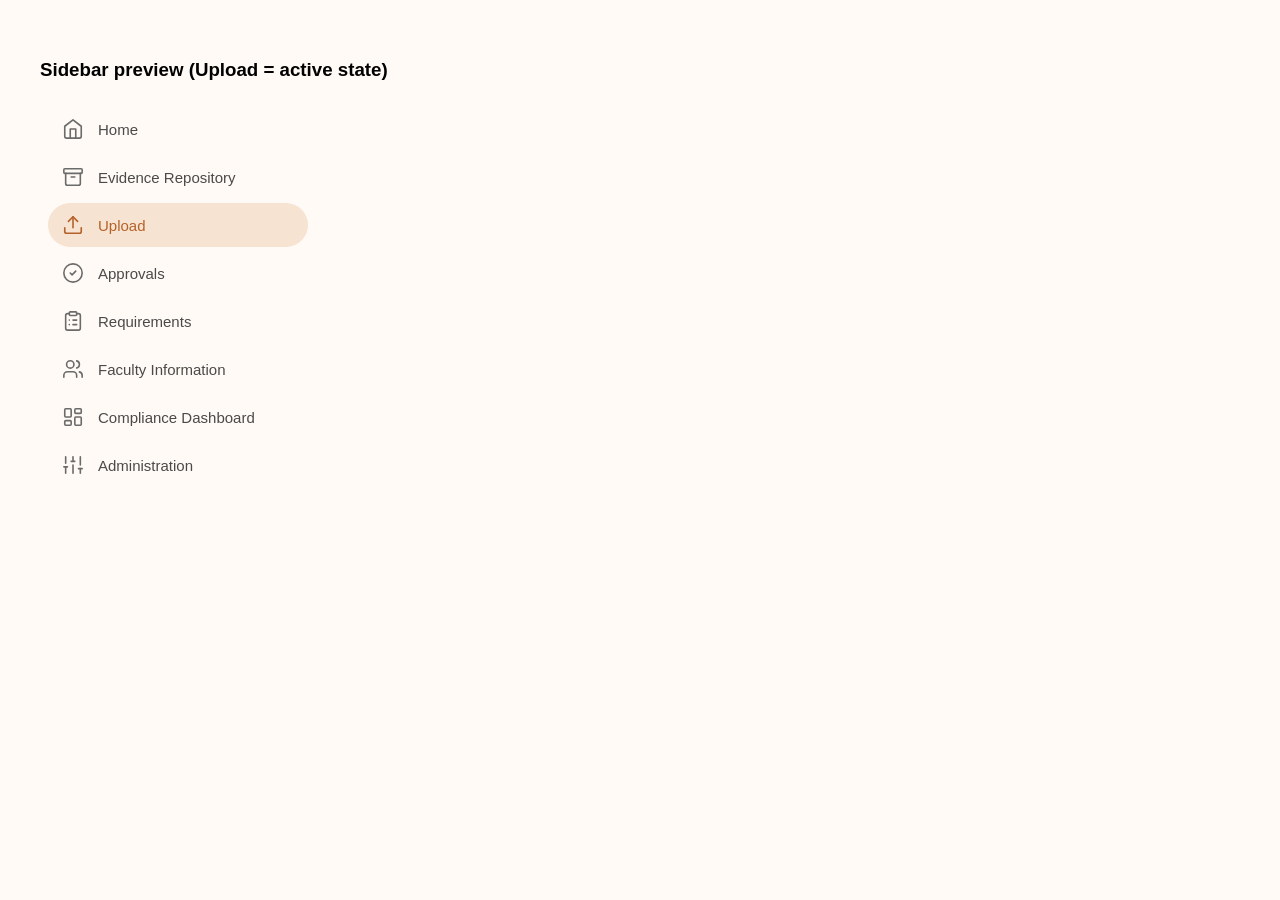
<file: app/static/icons/preview.html>
<!DOCTYPE html><html><head><meta charset="utf-8"><title>IS ACCREDISYS icons</title><style>
body{font-family:Roboto,Arial,sans-serif;background:#fffaf5;padding:32px}
ul{list-style:none;padding:8px;width:260px;margin:0}
li{display:flex;align-items:center;gap:14px;padding:11px 14px;border-radius:999px;color:#4a4a4a;font-size:15px;margin-bottom:4px}
li svg{color:#6b6b6b} li.active{background:#f6e3d1;color:#b5622a;font-weight:500} li.active svg{color:#b5622a}
svg use{stroke:currentColor}
</style></head><body><svg xmlns="http://www.w3.org/2000/svg" style="display:none">
<symbol id="icon-home" viewBox="0 0 24 24" fill="none" stroke="currentColor" stroke-width="1.75" stroke-linecap="round" stroke-linejoin="round"><path d="m3 9 9-7 9 7v11a2 2 0 0 1-2 2H5a2 2 0 0 1-2-2z"/><polyline points="9 22 9 12 15 12 15 22"/></symbol>
<symbol id="icon-evidence-repository" viewBox="0 0 24 24" fill="none" stroke="currentColor" stroke-width="1.75" stroke-linecap="round" stroke-linejoin="round"><rect width="20" height="5" x="2" y="3" rx="1"/><path d="M4 8v11a2 2 0 0 0 2 2h12a2 2 0 0 0 2-2V8"/><path d="M10 12h4"/></symbol>
<symbol id="icon-upload" viewBox="0 0 24 24" fill="none" stroke="currentColor" stroke-width="1.75" stroke-linecap="round" stroke-linejoin="round"><path d="M21 15v4a2 2 0 0 1-2 2H5a2 2 0 0 1-2-2v-4"/><polyline points="17 8 12 3 7 8"/><line x1="12" x2="12" y1="3" y2="15"/></symbol>
<symbol id="icon-approvals" viewBox="0 0 24 24" fill="none" stroke="currentColor" stroke-width="1.75" stroke-linecap="round" stroke-linejoin="round"><circle cx="12" cy="12" r="10"/><path d="m9 12 2 2 4-4"/></symbol>
<symbol id="icon-requirements" viewBox="0 0 24 24" fill="none" stroke="currentColor" stroke-width="1.75" stroke-linecap="round" stroke-linejoin="round"><rect width="8" height="4" x="8" y="2" rx="1"/><path d="M16 4h2a2 2 0 0 1 2 2v14a2 2 0 0 1-2 2H6a2 2 0 0 1-2-2V6a2 2 0 0 1 2-2h2"/><path d="M12 11h4"/><path d="M12 16h4"/><path d="M8 11h.01"/><path d="M8 16h.01"/></symbol>
<symbol id="icon-faculty-information" viewBox="0 0 24 24" fill="none" stroke="currentColor" stroke-width="1.75" stroke-linecap="round" stroke-linejoin="round"><path d="M16 21v-2a4 4 0 0 0-4-4H6a4 4 0 0 0-4 4v2"/><circle cx="9" cy="7" r="4"/><path d="M22 21v-2a4 4 0 0 0-3-3.87"/><path d="M16 3.13a4 4 0 0 1 0 7.75"/></symbol>
<symbol id="icon-compliance-dashboard" viewBox="0 0 24 24" fill="none" stroke="currentColor" stroke-width="1.75" stroke-linecap="round" stroke-linejoin="round"><rect width="7" height="9" x="3" y="3" rx="1"/><rect width="7" height="5" x="14" y="3" rx="1"/><rect width="7" height="9" x="14" y="12" rx="1"/><rect width="7" height="5" x="3" y="16" rx="1"/></symbol>
<symbol id="icon-administration" viewBox="0 0 24 24" fill="none" stroke="currentColor" stroke-width="1.75" stroke-linecap="round" stroke-linejoin="round"><line x1="4" x2="4" y1="21" y2="14"/><line x1="4" x2="4" y1="10" y2="3"/><line x1="12" x2="12" y1="21" y2="12"/><line x1="12" x2="12" y1="8" y2="3"/><line x1="20" x2="20" y1="21" y2="16"/><line x1="20" x2="20" y1="12" y2="3"/><line x1="2" x2="6" y1="14" y2="14"/><line x1="10" x2="14" y1="8" y2="8"/><line x1="18" x2="22" y1="16" y2="16"/></symbol>
</svg>
<h3>Sidebar preview (Upload = active state)</h3><ul><li class=""><svg width="22" height="22"><use href="#icon-home"/></svg>Home</li><li class=""><svg width="22" height="22"><use href="#icon-evidence-repository"/></svg>Evidence Repository</li><li class="active"><svg width="22" height="22"><use href="#icon-upload"/></svg>Upload</li><li class=""><svg width="22" height="22"><use href="#icon-approvals"/></svg>Approvals</li><li class=""><svg width="22" height="22"><use href="#icon-requirements"/></svg>Requirements</li><li class=""><svg width="22" height="22"><use href="#icon-faculty-information"/></svg>Faculty Information</li><li class=""><svg width="22" height="22"><use href="#icon-compliance-dashboard"/></svg>Compliance Dashboard</li><li class=""><svg width="22" height="22"><use href="#icon-administration"/></svg>Administration</li></ul></body></html>
</file>
